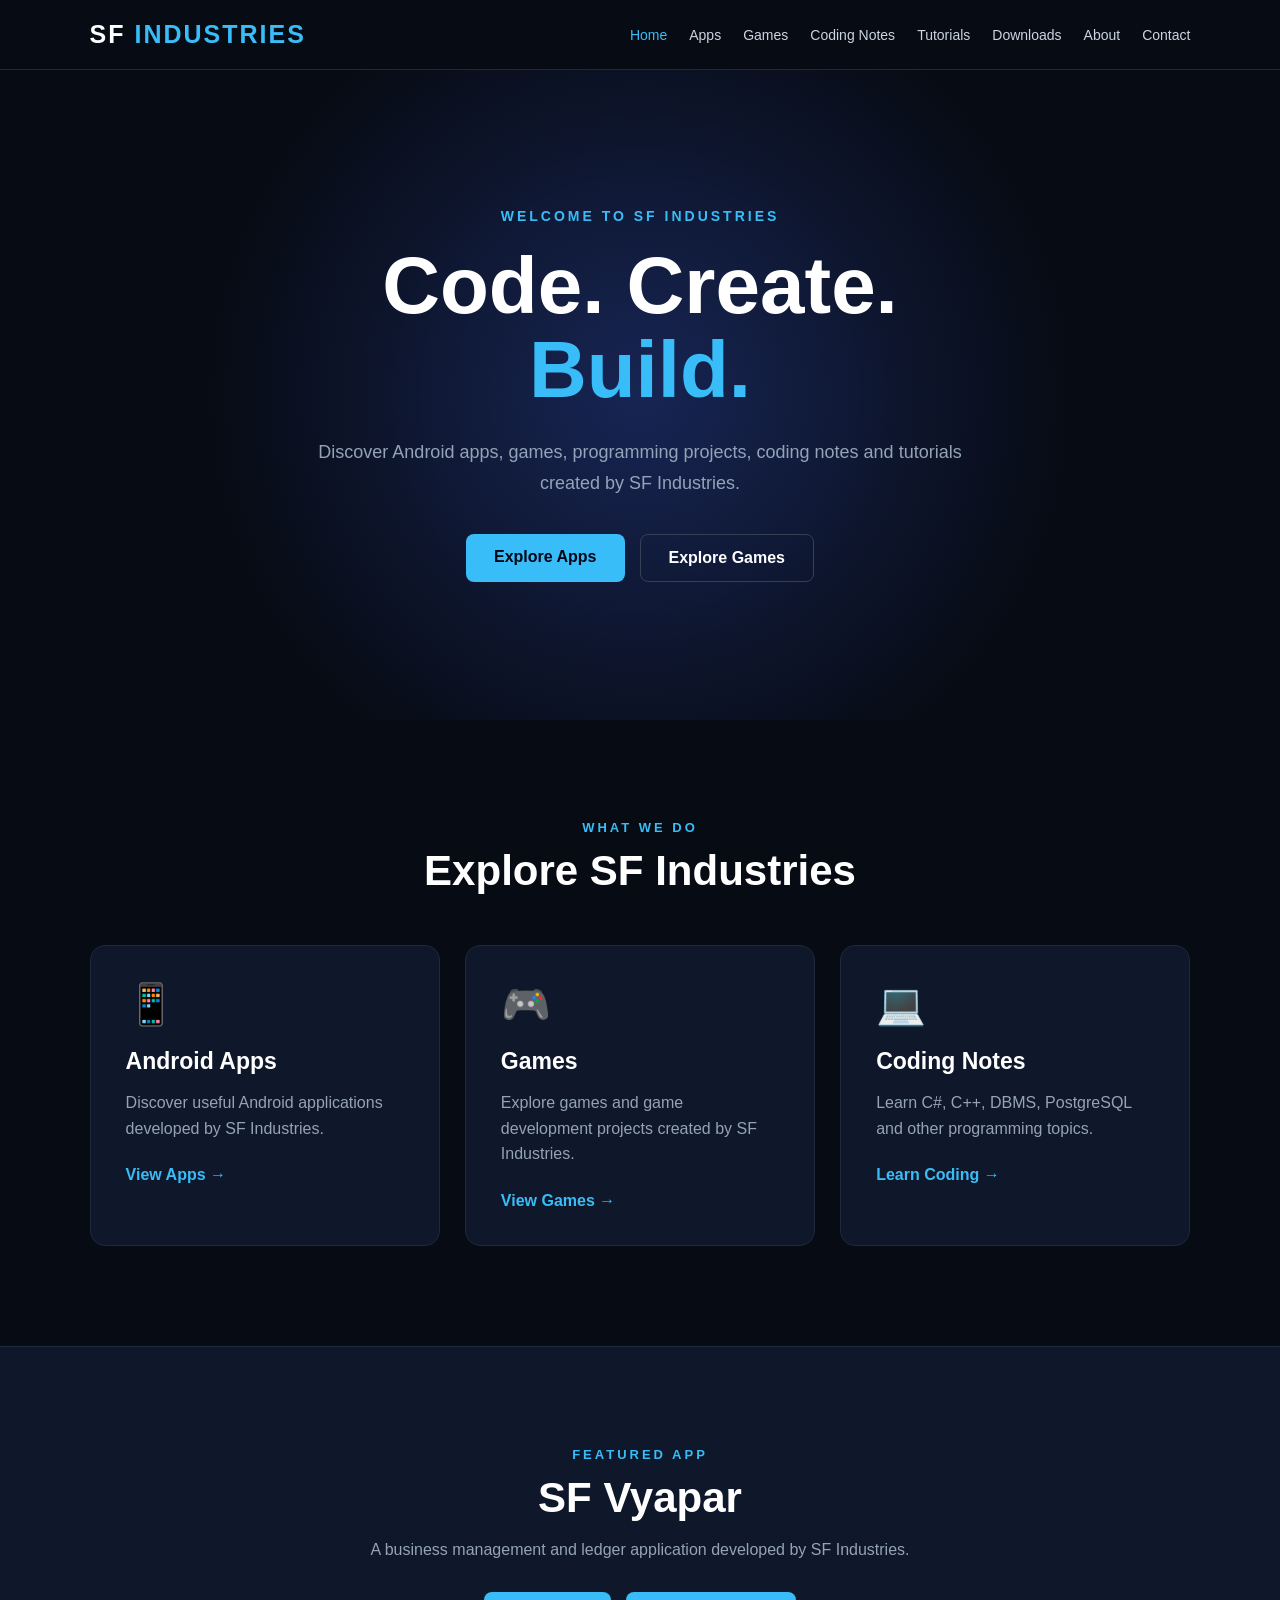
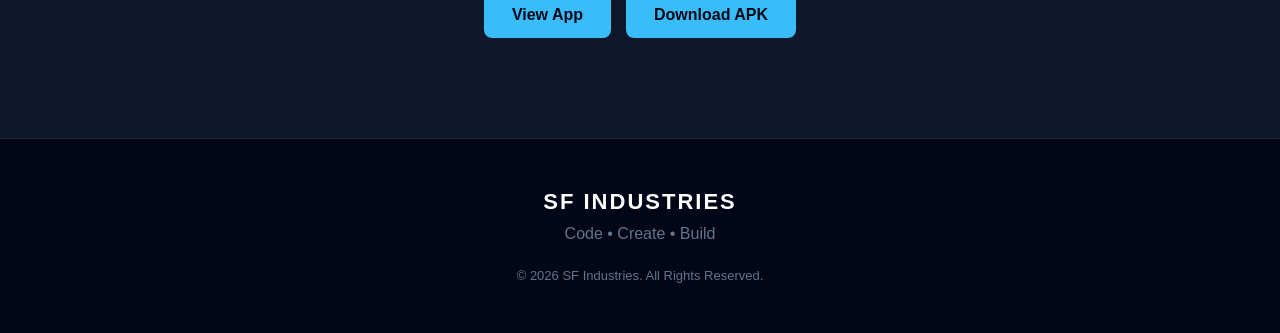
<file: index.html>
<!DOCTYPE html>
<html lang="en">

<head>

    <meta charset="UTF-8">

    <meta name="viewport"
          content="width=device-width, initial-scale=1.0">

    

    <title>SF Industries | Apps, Games & Programming</title>

    <link rel="stylesheet" href="style.css">

</head>


<body>


    <!-- =========================
         NAVIGATION
    ========================== -->

    <header class="navbar">

        <div class="logo">
            SF <span>INDUSTRIES</span>
        </div>


        <nav>

            <a href="index.html" class="active">
                Home
            </a>

            <a href="apps.html">
                Apps
            </a>

            <a href="games.html">
                Games
            </a>

            <a href="#">
                Coding Notes
            </a>

            <a href="#">
                Tutorials
            </a>

            <a href="#">
                Downloads
            </a>

            <a href="#">
                About
            </a>

            <a href="#">
                Contact
            </a>

        </nav>

    </header>



    <!-- =========================
         HERO
    ========================== -->

    <main>

        <section class="hero">

            <div class="hero-content">

                <p class="small-title">
                    WELCOME TO SF INDUSTRIES
                </p>


                <h1>
                    Code. Create.<br>
                    <span>Build.</span>
                </h1>


                <p class="hero-description">

                    Discover Android apps, games,
                    programming projects, coding notes
                    and tutorials created by
                    SF Industries.

                </p>


                <div class="hero-buttons">

                    <a href="apps.html"
                       class="btn primary">

                        Explore Apps

                    </a>


                    <a href="games.html"
                       class="btn secondary">

                        Explore Games

                    </a>

                </div>

            </div>

        </section>



        <!-- =========================
         PROJECTS
    ========================== -->

        <section class="projects">

            <p class="section-title">
                WHAT WE DO
            </p>


            <h2>
                Explore SF Industries
            </h2>


            <div class="project-container">


                <!-- Android Apps -->

                <div class="project-card">

                    <div class="card-icon">
                        📱
                    </div>


                    <h3>
                        Android Apps
                    </h3>


                    <p>

                        Discover useful Android
                        applications developed
                        by SF Industries.

                    </p>


                    <a href="apps.html">
                        View Apps →
                    </a>

                </div>



                <!-- Games -->

                <div class="project-card">

                    <div class="card-icon">
                        🎮
                    </div>


                    <h3>
                        Games
                    </h3>


                    <p>

                        Explore games and game
                        development projects created
                        by SF Industries.

                    </p>


                    <a href="games.html">
                        View Games →
                    </a>

                </div>



                <!-- Coding -->

                <div class="project-card">

                    <div class="card-icon">
                        💻
                    </div>


                    <h3>
                        Coding Notes
                    </h3>


                    <p>

                        Learn C#, C++, DBMS,
                        PostgreSQL and other
                        programming topics.

                    </p>


                    <a href="#">
                        Learn Coding →
                    </a>

                </div>


            </div>

        </section>

     
        <!-- =========================
         FEATURED APP
    ========================== -->

        <section class="featured">

            <p class="section-title">
                FEATURED APP
            </p>

            <h2>
                SF Vyapar
            </h2>

            <p>
                A business management and ledger
                application developed by
                SF Industries.
            </p>

            <div class="hero-buttons">

                <a href="sf-vyapar.html" class="btn primary">
                    View App
                </a>

                <a href="https://github.com/sfindustries731/SF-Industries/releases/download/v1.1/SF-Vyapar.apk"
                   class="btn primary">
                    Download APK
                </a>

            </div>

        </section>



        <!-- =========================
         FOOTER
    ========================== -->

        <footer>

            <div class="footer-logo">
                SF INDUSTRIES
            </div>


            <p>
                Code • Create • Build
            </p>


            <p class="copyright">

                © 2026 SF Industries.
                All Rights Reserved.

            </p>

        </footer>



        <script src="script.js"></script>

</body>

</html>
</file>
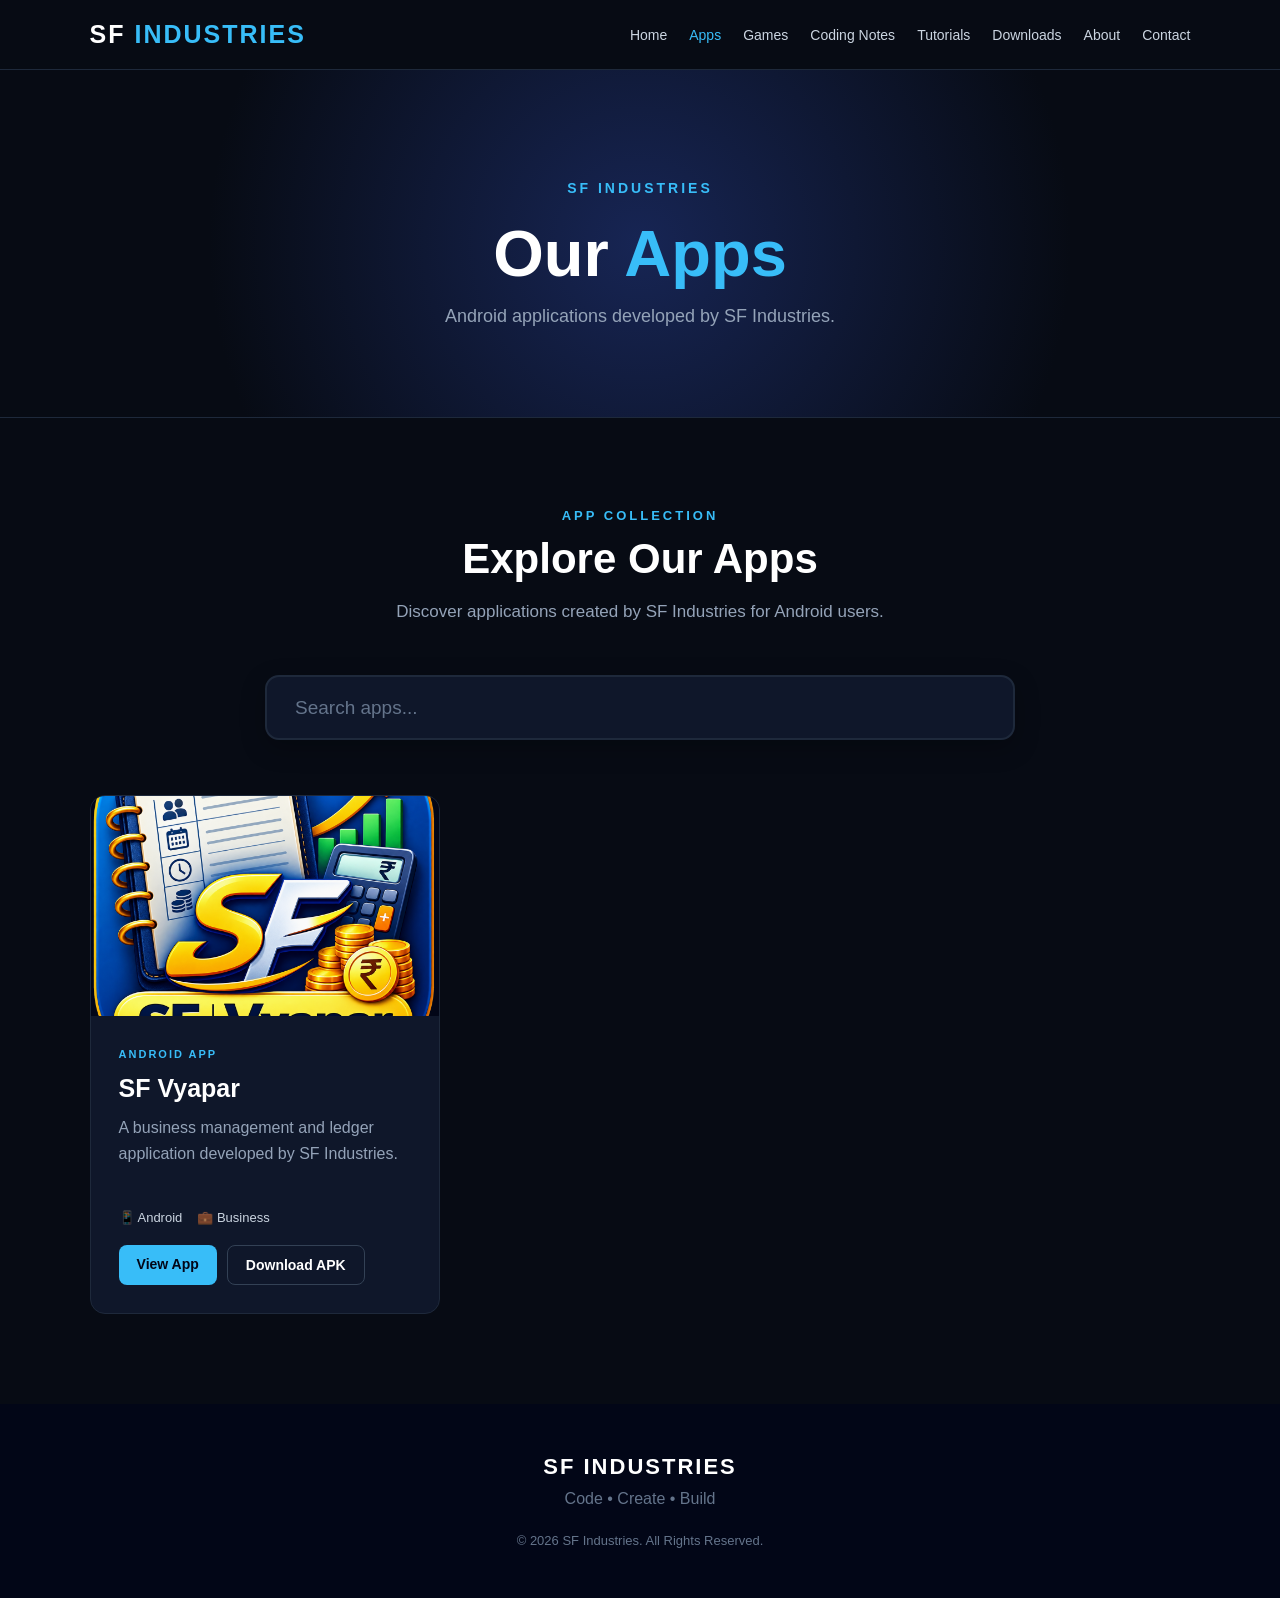
<file: apps.html>
<!DOCTYPE html>
<html lang="en">

<head>

    <meta charset="UTF-8">

    <meta name="viewport"
          content="width=device-width, initial-scale=1.0">

    <title>Apps | SF Industries</title>

    <link rel="stylesheet" href="style.css">

</head>


<body>


    <!-- =========================
         NAVIGATION
    ========================== -->

    <header class="navbar">

        <div class="logo">
            SF <span>INDUSTRIES</span>
        </div>


        <nav>

            <a href="index.html">
                Home
            </a>

            <a href="apps.html" class="active">
                Apps
            </a>

            <a href="games.html">
                Games
            </a>

            <a href="#">
                Coding Notes
            </a>

            <a href="#">
                Tutorials
            </a>

            <a href="#">
                Downloads
            </a>

            <a href="#">
                About
            </a>

            <a href="#">
                Contact
            </a>

        </nav>

    </header>



    <!-- =========================
         APPS HERO
    ========================== -->

    <section class="games-hero">

        <p class="small-title">
            SF INDUSTRIES
        </p>

        <h1>
            Our <span>Apps</span>
        </h1>

        <p>
            Android applications developed
            by SF Industries.
        </p>

    </section>



    <!-- =========================
         APPS SECTION
    ========================== -->

    <main class="games-section">


        <div class="section-heading">

            <p class="section-title">
                APP COLLECTION
            </p>

            <h2>
                Explore Our Apps
            </h2>

            <p class="games-description">
                Discover applications created by
                SF Industries for Android users.
            </p>

        </div>



        <!-- =========================
             SEARCH
        ========================== -->

        <div class="game-search">

            <input type="text"
                   id="appSearch"
                   placeholder="Search apps..."
                   autocomplete="off">

        </div>



        <!-- =========================
             APP GRID
        ========================== -->

        <div class="games-grid"
             id="appsGrid">


            <!-- =========================
                 SF VYAPAR
            ========================= -->

            <article class="game-card"
                     data-app="sf vyapar business ledger">


                <!-- APP IMAGE -->

                <div class="game-image">

                    <img src="images/sf-vyapar.png"
                         alt="SF Vyapar App Logo"
                         class="app-card-image">

                </div>



                <!-- APP CONTENT -->

                <div class="game-content">

                    <span class="game-type">
                        ANDROID APP
                    </span>


                    <h3>
                        SF Vyapar
                    </h3>


                    <p>
                        A business management and ledger
                        application developed by
                        SF Industries.
                    </p>



                    <!-- APP INFORMATION -->

                    <div class="game-info">

                        <span>
                            📱 Android
                        </span>

                        <span>
                            💼 Business
                        </span>

                    </div>



                    <!-- BUTTONS -->

                    <div class="game-buttons">


                        <!-- VIEW APP -->

                        <a href="sf-vyapar.html"
                           class="btn primary">

                            View App

                        </a>


                        <!-- DOWNLOAD -->

                        <a href="./apk/SF-Vyapar.apk"
                           class="btn secondary"
                           download="SF-Vyapar.apk">
                            Download APK
                        </a>


                    </div>

                </div>

            </article>


        </div>



        <!-- =========================
             NO RESULTS
        ========================== -->

        <div id="noApps"
             class="no-games">

            <p>
                No apps found.
            </p>

        </div>


    </main>



    <!-- =========================
         FOOTER
    ========================== -->

    <footer>

        <div class="footer-logo">
            SF INDUSTRIES
        </div>


        <p>
            Code • Create • Build
        </p>


        <p class="copyright">
            © 2026 SF Industries.
            All Rights Reserved.
        </p>

    </footer>



    <script src="script.js"></script>


</body>

</html>
</file>
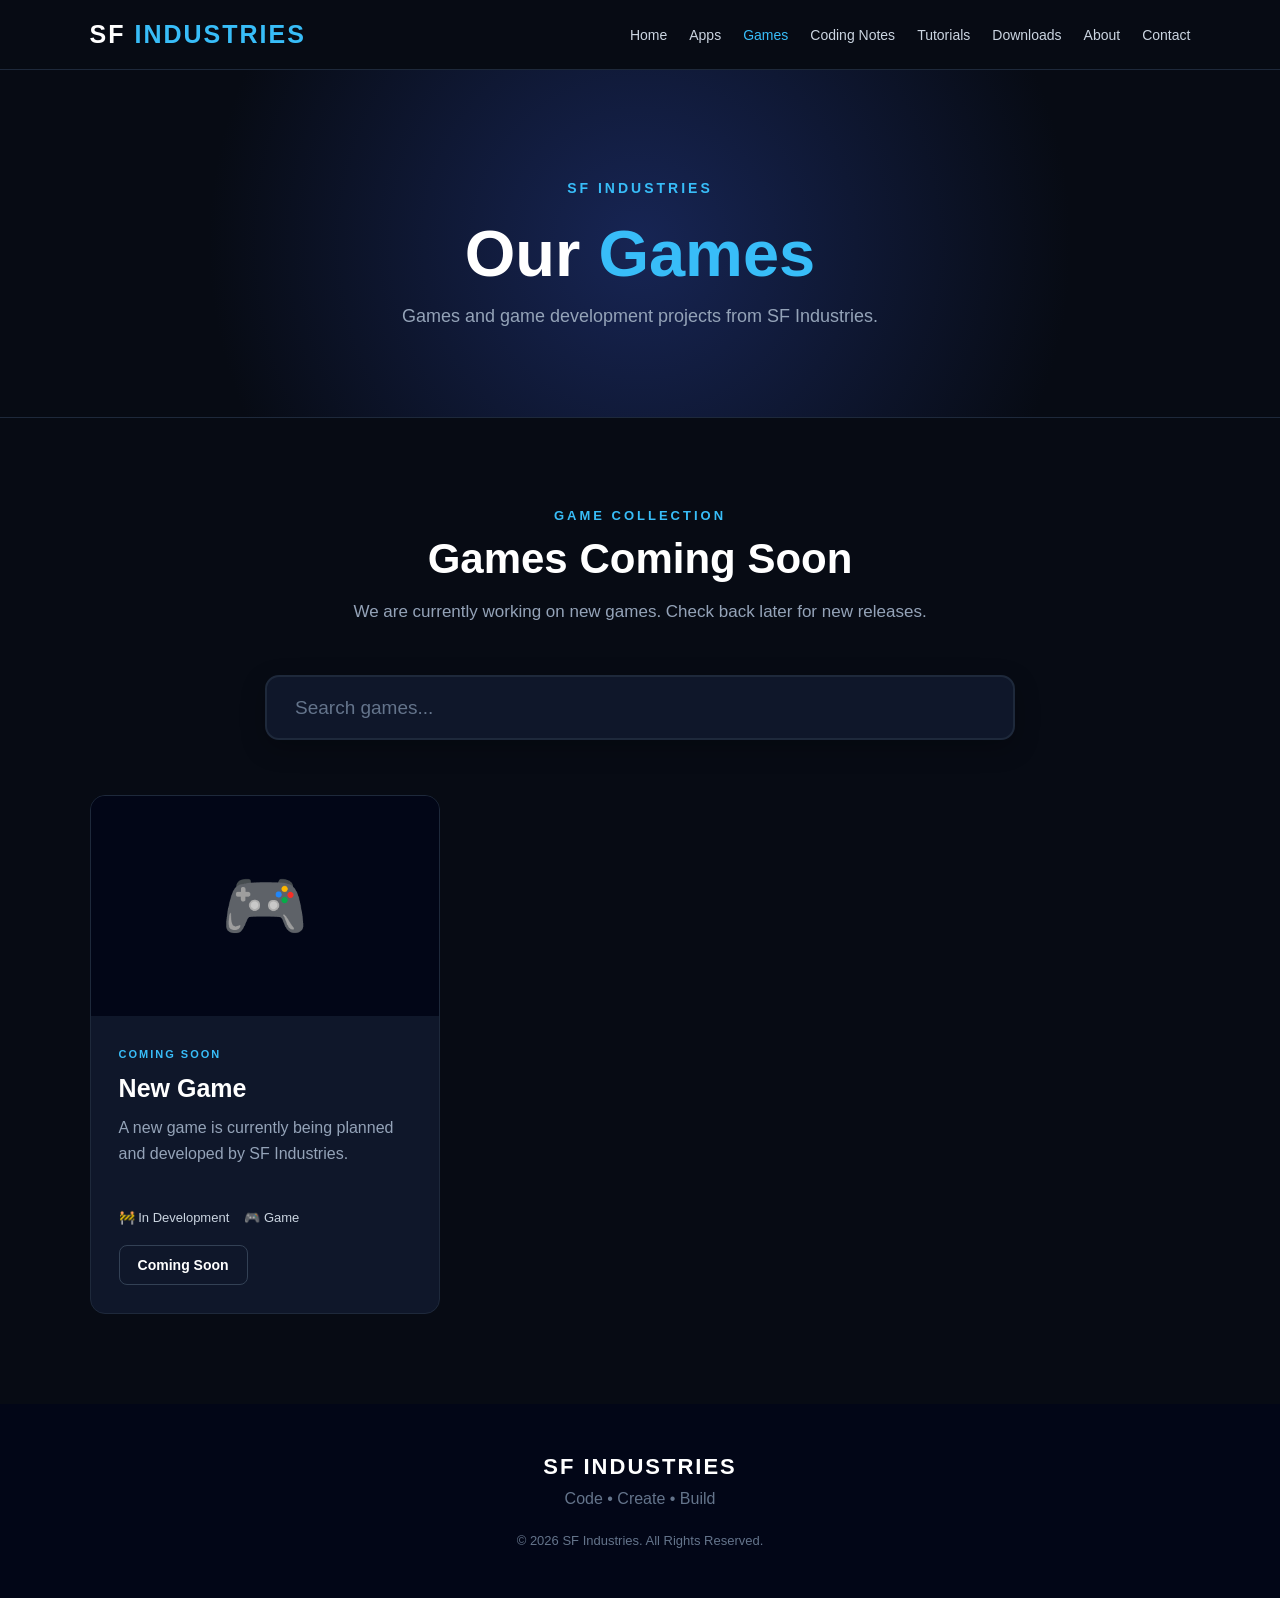
<file: games.html>
<!DOCTYPE html>
<html lang="en">

<head>

    <meta charset="UTF-8">

    <meta name="viewport"
          content="width=device-width, initial-scale=1.0">

    <title>Games | SF Industries</title>

    <link rel="stylesheet" href="style.css">

</head>


<body>


    <!-- =========================
         NAVIGATION
    ========================== -->

    <header class="navbar">

        <div class="logo">
            SF <span>INDUSTRIES</span>
        </div>


        <nav>

            <a href="index.html">
                Home
            </a>

            <a href="#">
                Apps
            </a>

            <a href="games.html" class="active">
                Games
            </a>

            <a href="#">
                Coding Notes
            </a>

            <a href="#">
                Tutorials
            </a>

            <a href="#">
                Downloads
            </a>

            <a href="#">
                About
            </a>

            <a href="#">
                Contact
            </a>

        </nav>

    </header>



    <!-- =========================
         GAMES HERO
    ========================== -->

    <section class="games-hero">

        <p class="small-title">
            SF INDUSTRIES
        </p>

        <h1>
            Our <span>Games</span>
        </h1>

        <p>
            Games and game development projects
            from SF Industries.
        </p>

    </section>



    <!-- =========================
         GAMES SECTION
    ========================== -->

    <main class="games-section">


        <div class="section-heading">

            <p class="section-title">
                GAME COLLECTION
            </p>

            <h2>
                Games Coming Soon
            </h2>

            <p class="games-description">
                We are currently working on new games.
                Check back later for new releases.
            </p>

        </div>



        <!-- =========================
             SEARCH
        ========================== -->

        <div class="game-search">

            <input type="text"
                   id="gameSearch"
                   placeholder="Search games..."
                   autocomplete="off">

        </div>



        <!-- =========================
             COMING SOON GAME
        ========================== -->

        <div class="games-grid"
             id="gamesGrid">


            <article class="game-card"
                     data-game="coming soon new game">

                <div class="game-image">

                    <div class="game-placeholder">
                        🎮
                    </div>

                </div>


                <div class="game-content">

                    <span class="game-type">
                        COMING SOON
                    </span>

                    <h3>
                        New Game
                    </h3>

                    <p>
                        A new game is currently being
                        planned and developed by
                        SF Industries.
                    </p>


                    <div class="game-info">

                        <span>
                            🚧 In Development
                        </span>

                        <span>
                            🎮 Game
                        </span>

                    </div>


                    <div class="game-buttons">

                        <a href="#"
                           class="btn secondary">
                            Coming Soon
                        </a>

                    </div>

                </div>

            </article>


        </div>



        <!-- =========================
             NO RESULTS
        ========================== -->

        <div id="noGames"
             class="no-games">

            <p>
                No games found.
            </p>

        </div>


    </main>



    <!-- =========================
         FOOTER
    ========================== -->

    <footer>

        <div class="footer-logo">
            SF INDUSTRIES
        </div>

        <p>
            Code • Create • Build
        </p>

        <p class="copyright">
            © 2026 SF Industries.
            All Rights Reserved.
        </p>

    </footer>



    <!-- JavaScript -->

    <script src="script.js"></script>


</body>

</html>
</file>
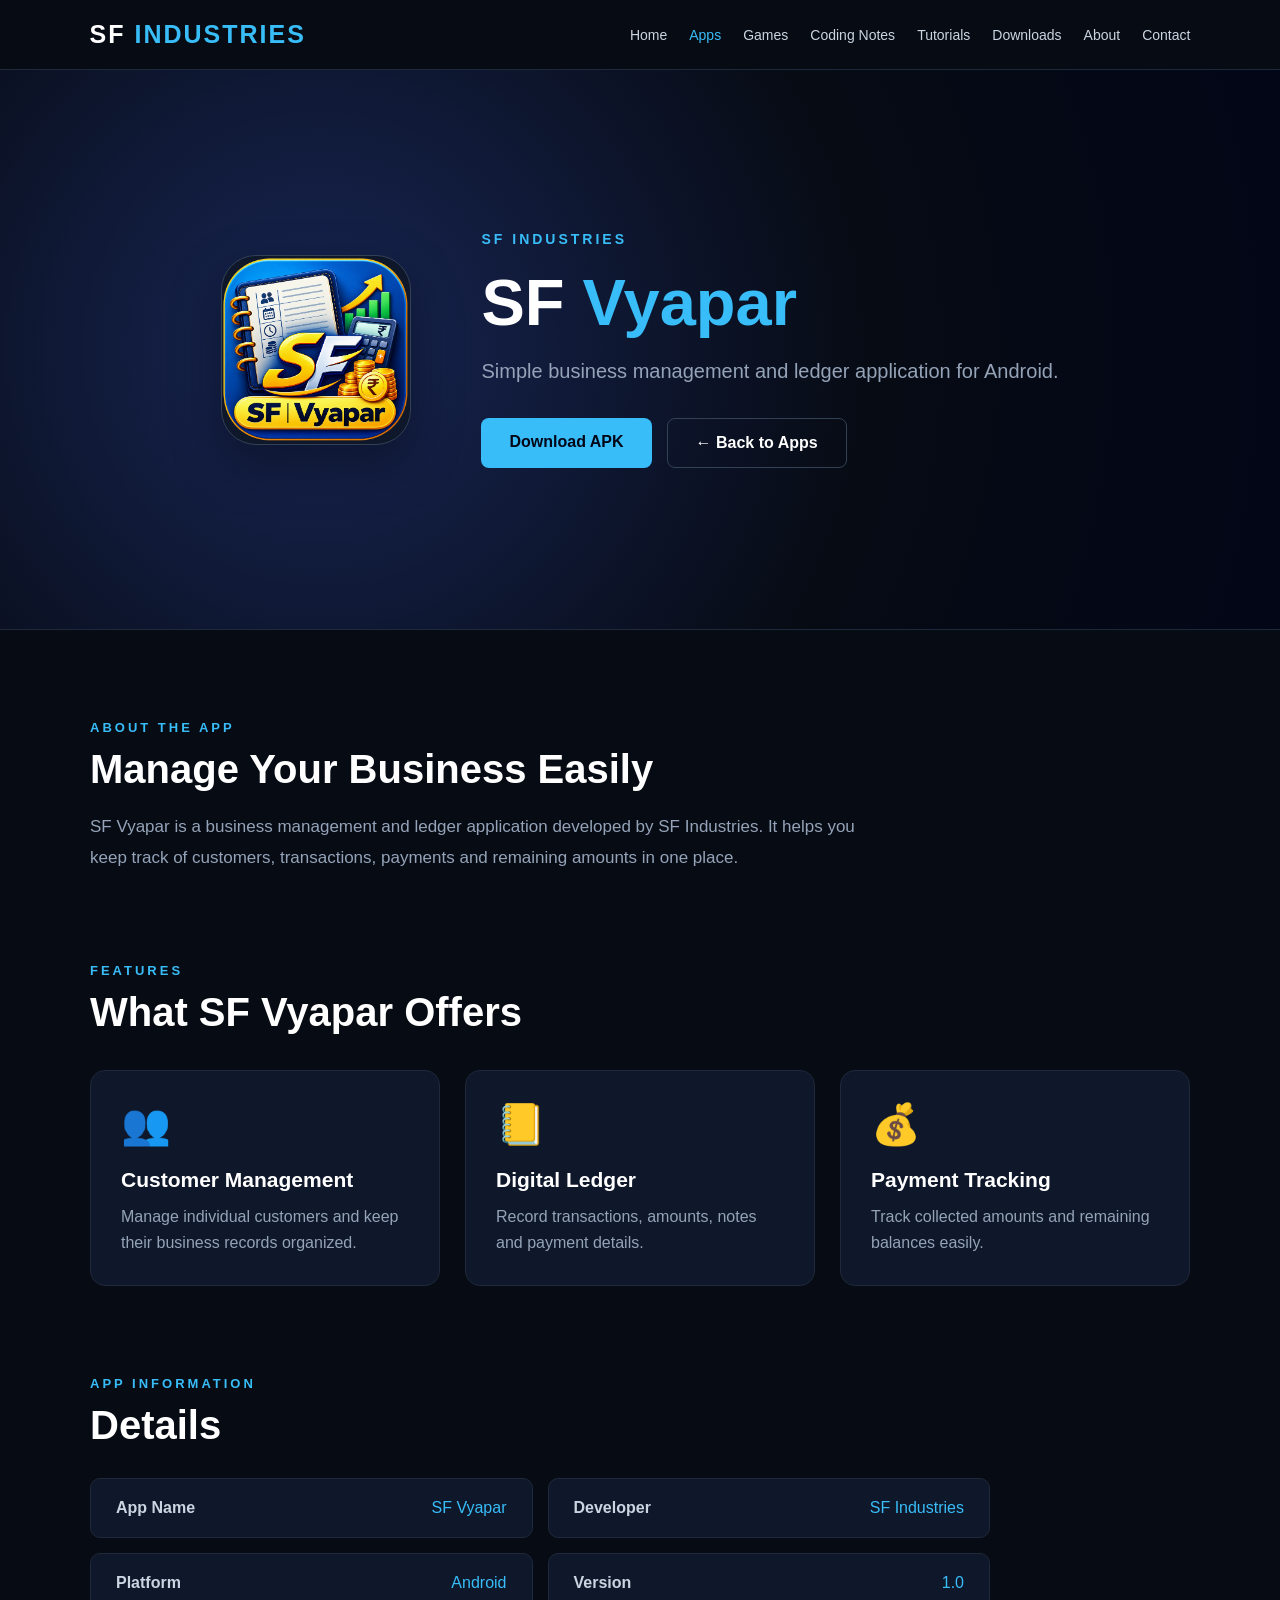
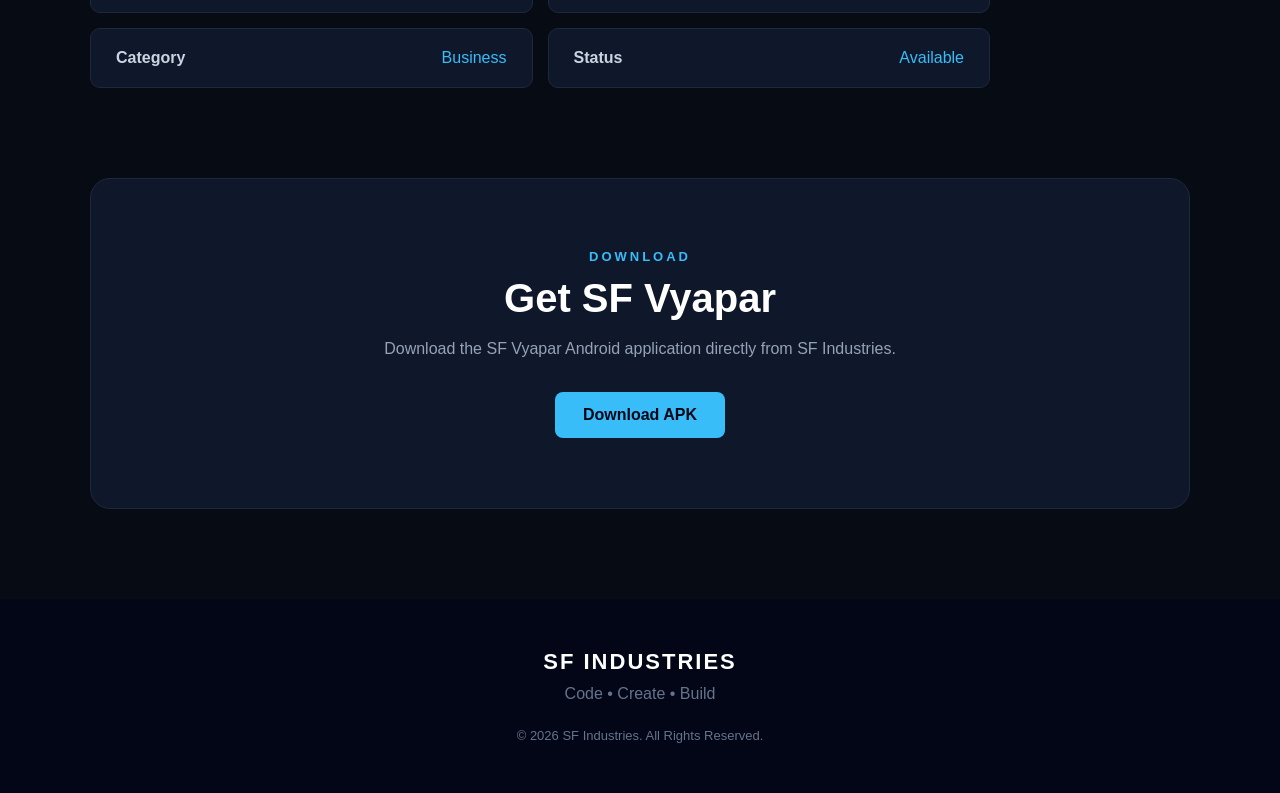
<file: sf-vyapar.html>
<!DOCTYPE html>
<html lang="en">

<head>

    <meta charset="UTF-8">

    <meta name="viewport"
          content="width=device-width, initial-scale=1.0">

    <title>SF Vyapar | SF Industries</title>

    <link rel="stylesheet" href="style.css">

</head>


<body>


    <!-- =========================
         NAVIGATION
    ========================== -->

    <header class="navbar">

        <div class="logo">
            SF <span>INDUSTRIES</span>
        </div>


        <nav>

            <a href="index.html">
                Home
            </a>

            <a href="apps.html" class="active">
                Apps
            </a>

            <a href="games.html">
                Games
            </a>

            <a href="#">
                Coding Notes
            </a>

            <a href="#">
                Tutorials
            </a>

            <a href="#">
                Downloads
            </a>

            <a href="#">
                About
            </a>

            <a href="#">
                Contact
            </a>

        </nav>

    </header>



    <!-- =========================
         SF VYAPAR HERO
    ========================== -->

    <section class="app-details-hero">


        <!-- APP LOGO -->

        <div class="app-icon-large">

            <img src="images/sf-vyapar.png"
                 alt="SF Vyapar Logo">

        </div>



        <!-- APP CONTENT -->

        <div class="app-details-content">

            <p class="small-title">
                SF INDUSTRIES
            </p>


            <h1>
                SF <span>Vyapar</span>
            </h1>


            <p>
                Simple business management and
                ledger application for Android.
            </p>


            <div class="app-buttons">

                <a href="#download"
                   class="btn primary">

                    Download APK

                </a>


                <a href="apps.html"
                   class="btn secondary">

                    ← Back to Apps

                </a>

            </div>

        </div>

    </section>



    <!-- =========================
         APP DETAILS
    ========================== -->

    <main class="app-details">


        <!-- ABOUT -->

        <section class="app-section">

            <p class="section-title">
                ABOUT THE APP
            </p>


            <h2>
                Manage Your Business Easily
            </h2>


            <p>
                SF Vyapar is a business management and
                ledger application developed by
                SF Industries. It helps you keep track
                of customers, transactions, payments
                and remaining amounts in one place.
            </p>

        </section>



        <!-- =========================
             FEATURES
        ========================== -->

        <section class="app-section">

            <p class="section-title">
                FEATURES
            </p>


            <h2>
                What SF Vyapar Offers
            </h2>


            <div class="app-features">


                <!-- Feature 1 -->

                <div class="feature-card">

                    <div>
                        👥
                    </div>

                    <h3>
                        Customer Management
                    </h3>

                    <p>
                        Manage individual customers
                        and keep their business records
                        organized.
                    </p>

                </div>



                <!-- Feature 2 -->

                <div class="feature-card">

                    <div>
                        📒
                    </div>

                    <h3>
                        Digital Ledger
                    </h3>

                    <p>
                        Record transactions, amounts,
                        notes and payment details.
                    </p>

                </div>



                <!-- Feature 3 -->

                <div class="feature-card">

                    <div>
                        💰
                    </div>

                    <h3>
                        Payment Tracking
                    </h3>

                    <p>
                        Track collected amounts and
                        remaining balances easily.
                    </p>

                </div>


            </div>

        </section>



        <!-- =========================
             APP INFORMATION
        ========================== -->

        <section class="app-section">

            <p class="section-title">
                APP INFORMATION
            </p>


            <h2>
                Details
            </h2>


            <div class="app-info-box">


                <div>

                    <strong>
                        App Name
                    </strong>

                    <span>
                        SF Vyapar
                    </span>

                </div>


                <div>

                    <strong>
                        Developer
                    </strong>

                    <span>
                        SF Industries
                    </span>

                </div>


                <div>

                    <strong>
                        Platform
                    </strong>

                    <span>
                        Android
                    </span>

                </div>


                <div>

                    <strong>
                        Version
                    </strong>

                    <span>
                        1.0
                    </span>

                </div>


                <div>

                    <strong>
                        Category
                    </strong>

                    <span>
                        Business
                    </span>

                </div>


                <div>

                    <strong>
                        Status
                    </strong>

                    <span>
                        Available
                    </span>

                </div>


            </div>

        </section>



        <!-- =========================
             DOWNLOAD
        ========================== -->

        <section class="download-section"
                 id="download">

            <p class="section-title">
                DOWNLOAD
            </p>


            <h2>
                Get SF Vyapar
            </h2>


            <p>
                Download the SF Vyapar Android
                application directly from
                SF Industries.
            </p>


            <a href="https://github.com/sfindustries731/SF-Industries/releases/download/v1.1/SF-Vyapar.apk"
               class="btn primary">
                Download APK
            </a>

        </section>


    </main>



    <!-- =========================
         FOOTER
    ========================== -->

    <footer>

        <div class="footer-logo">
            SF INDUSTRIES
        </div>


        <p>
            Code • Create • Build
        </p>


        <p class="copyright">
            © 2026 SF Industries.
            All Rights Reserved.
        </p>

    </footer>



    <script src="script.js"></script>

</body>

</html>
</file>
<file: style.css>
/* =========================
   BASIC SETTINGS
========================= */

* {
    margin: 0;
    padding: 0;
    box-sizing: border-box;
}

html {
    scroll-behavior: smooth;
}

body {
    font-family: Arial, Helvetica, sans-serif;
    background: #070b14;
    color: white;
}


/* =========================
   NAVIGATION
========================= */

.navbar {
    width: 100%;
    padding: 20px 7%;
    display: flex;
    align-items: center;
    justify-content: space-between;
    background: #070b14;
    border-bottom: 1px solid #1e293b;
    position: sticky;
    top: 0;
    z-index: 1000;
}


/* Logo */

.logo {
    font-size: 25px;
    font-weight: bold;
    letter-spacing: 2px;
}

    .logo span {
        color: #38bdf8;
    }


/* Navigation links */

nav {
    display: flex;
    gap: 22px;
}

    nav a {
        color: #cbd5e1;
        text-decoration: none;
        font-size: 14px;
        transition: 0.3s;
    }

        nav a:hover {
            color: #38bdf8;
        }


        /* Active page */

        nav a.active {
            color: #38bdf8;
        }


/* =========================
   HERO
========================= */

.hero {
    min-height: 650px;
    display: flex;
    align-items: center;
    justify-content: center;
    text-align: center;
    padding: 80px 20px;
    background: radial-gradient( circle at center, #172554 0%, #070b14 60% );
}


.hero-content {
    max-width: 850px;
}


/* Small heading */

.small-title {
    color: #38bdf8;
    font-size: 14px;
    font-weight: bold;
    letter-spacing: 3px;
    margin-bottom: 20px;
}


/* Main heading */

.hero h1 {
    font-size: 80px;
    line-height: 1.05;
    margin-bottom: 25px;
}

    .hero h1 span {
        color: #38bdf8;
    }


/* Description */

.hero-description {
    max-width: 650px;
    margin: auto;
    color: #94a3b8;
    font-size: 18px;
    line-height: 1.7;
    margin-bottom: 35px;
}


/* =========================
   BUTTONS
========================= */

.hero-buttons {
    display: flex;
    justify-content: center;
    gap: 15px;
    flex-wrap: wrap;
}


.btn {
    display: inline-block;
    padding: 14px 28px;
    border-radius: 8px;
    text-decoration: none;
    font-weight: bold;
    transition: 0.3s;
}


/* Main button */

.primary {
    background: #38bdf8;
    color: #020617;
}

    .primary:hover {
        transform: translateY(-3px);
        background: #7dd3fc;
    }


/* Secondary button */

.secondary {
    border: 1px solid #334155;
    color: white;
}

    .secondary:hover {
        border-color: #38bdf8;
        color: #38bdf8;
        transform: translateY(-3px);
    }


/* =========================
   PROJECT SECTION
========================= */

.projects {
    padding: 100px 7%;
    text-align: center;
}


/* Small section title */

.section-title {
    color: #38bdf8;
    font-size: 13px;
    font-weight: bold;
    letter-spacing: 3px;
    margin-bottom: 12px;
}


.projects h2,
.featured h2 {
    font-size: 42px;
    margin-bottom: 50px;
}


/* Cards container */

.project-container {
    display: grid;
    grid-template-columns: repeat(3, 1fr);
    gap: 25px;
    max-width: 1200px;
    margin: auto;
}


/* Card */

.project-card {
    padding: 35px;
    background: #0f172a;
    border: 1px solid #1e293b;
    border-radius: 15px;
    text-align: left;
    transition: 0.3s;
}


    .project-card:hover {
        transform: translateY(-8px);
        border-color: #38bdf8;
    }


/* Icon */

.card-icon {
    font-size: 40px;
    margin-bottom: 20px;
}


.project-card h3 {
    font-size: 23px;
    margin-bottom: 15px;
}


.project-card p {
    color: #94a3b8;
    line-height: 1.6;
    margin-bottom: 25px;
}


.project-card a {
    color: #38bdf8;
    text-decoration: none;
    font-weight: bold;
}


/* =========================
   FEATURED PROJECT
========================= */

.featured {
    padding: 100px 20px;
    text-align: center;
    background: #0f172a;
    border-top: 1px solid #1e293b;
    border-bottom: 1px solid #1e293b;
}


    .featured h2 {
        margin-bottom: 15px;
    }


    .featured > p:not(.section-title) {
        color: #94a3b8;
        max-width: 600px;
        margin: 0 auto 30px;
        line-height: 1.6;
    }


/* =========================
   FOOTER
========================= */

footer {
    text-align: center;
    padding: 50px 20px;
    background: #020617;
}


.footer-logo {
    font-size: 22px;
    font-weight: bold;
    letter-spacing: 2px;
    margin-bottom: 10px;
}


footer p {
    color: #64748b;
}


.copyright {
    margin-top: 25px;
    font-size: 13px;
}


/* =========================
   GAMES PAGE
========================= */

.games-hero {
    text-align: center;
    padding: 110px 20px 90px;
    background: radial-gradient( circle at center, #172554 0%, #070b14 65% );
    border-bottom: 1px solid #1e293b;
}


    .games-hero h1 {
        font-size: 65px;
        margin: 15px 0;
    }


        .games-hero h1 span {
            color: #38bdf8;
        }


    .games-hero > p:last-child {
        color: #94a3b8;
        font-size: 18px;
    }


/* =========================
   GAMES SECTION
========================= */

.games-section {
    padding: 90px 7%;
}


.section-heading {
    text-align: center;
    margin-bottom: 50px;
}


    .section-heading h2 {
        font-size: 42px;
        margin-bottom: 15px;
    }


.games-description {
    max-width: 650px;
    margin: auto;
    color: #94a3b8;
    font-size: 17px;
    line-height: 1.6;
}


/* =========================
   GAME SEARCH BOX
========================= */

.game-search {
    width: 100%;
    max-width: 750px;
    margin: 0 auto 55px auto;
    display: flex;
    justify-content: center;
}


    .game-search input {
        width: 100%;
        height: 65px;
        padding: 0 28px;
        font-size: 19px;
        color: white;
        background: #0f172a;
        border: 2px solid #1e293b;
        border-radius: 14px;
        outline: none;
        transition: 0.3s;
        box-shadow: 0 8px 25px rgba(0, 0, 0, 0.25);
    }


        .game-search input::placeholder {
            color: #64748b;
        }


        .game-search input:focus {
            border-color: #38bdf8;
            box-shadow: 0 0 25px rgba(56, 189, 248, 0.15);
        }


/* =========================
   GAMES GRID
========================= */

.games-grid {
    max-width: 1200px;
    margin: auto;
    display: grid;
    grid-template-columns: repeat(3, 1fr);
    gap: 25px;
}


/* =========================
   GAME CARD
========================= */

.game-card {
    overflow: hidden;
    background: #0f172a;
    border: 1px solid #1e293b;
    border-radius: 15px;
    transition: 0.3s;
}


    .game-card:hover {
        transform: translateY(-8px);
        border-color: #38bdf8;
    }


/* Game Image */

.game-image {
    height: 220px;
    background: #020617;
}


.game-placeholder {
    width: 100%;
    height: 100%;
    display: flex;
    align-items: center;
    justify-content: center;
    font-size: 70px;
}


/* Game Content */

.game-content {
    padding: 28px;
}


.game-type {
    color: #38bdf8;
    font-size: 11px;
    font-weight: bold;
    letter-spacing: 2px;
}


.game-content h3 {
    font-size: 25px;
    margin: 12px 0;
}


.game-content > p {
    color: #94a3b8;
    line-height: 1.6;
    min-height: 75px;
}


/* =========================
   GAME INFORMATION
========================= */

.game-info {
    display: flex;
    gap: 15px;
    margin: 20px 0;
    color: #cbd5e1;
    font-size: 13px;
    flex-wrap: wrap;
}


/* =========================
   GAME BUTTONS
========================= */

.game-buttons {
    display: flex;
    gap: 10px;
    flex-wrap: wrap;
}


    .game-buttons .btn {
        padding: 11px 18px;
        font-size: 14px;
    }


/* =========================
   NO GAMES MESSAGE
========================= */

.no-games {
    display: none;
    text-align: center;
    margin-top: 40px;
    color: #94a3b8;
    font-size: 18px;
}


/* =========================
   MOBILE
========================= */

@media (max-width: 900px) {

    .navbar {
        flex-direction: column;
        gap: 20px;
    }


    nav {
        flex-wrap: wrap;
        justify-content: center;
    }


    .hero h1 {
        font-size: 55px;
    }


    .project-container {
        grid-template-columns: 1fr;
    }


    .games-grid {
        grid-template-columns: 1fr;
        max-width: 600px;
    }


    .game-search {
        max-width: 600px;
    }
}


@media (max-width: 500px) {

    .hero h1 {
        font-size: 42px;
    }


    .hero-description {
        font-size: 16px;
    }


    .projects h2,
    .featured h2 {
        font-size: 32px;
    }


    .games-hero h1 {
        font-size: 45px;
    }


    .section-heading h2 {
        font-size: 32px;
    }


    .game-search input {
        height: 58px;
        font-size: 16px;
        padding: 0 20px;
    }
}
/* =========================
   SF VYAPAR APP DETAILS
========================= */
/* =========================
   SF VYAPAR HERO - UPDATED
========================= */

.app-details-hero {
    min-height: 560px;
    padding: 80px 7%;
    display: flex;
    align-items: center;
    justify-content: center;
    gap: 70px;
    background: radial-gradient( circle at 25% 50%, #172554 0%, #070b14 55%, #020617 100% );
    border-bottom: 1px solid #1e293b;
    overflow: hidden;
}


/* =========================
   SF VYAPAR LOGO
========================= */

.app-icon-large {
    width: 250px;
    height: 250px;
    flex-shrink: 0;
    display: flex;
    align-items: center;
    justify-content: center;
    background: transparent;
    border: none;
    border-radius: 35px;
    box-shadow: 0 25px 60px rgba(0, 0, 0, 0.45);
    overflow: hidden;
}


    /* If logo is an image */

    .app-icon-large img {
        width: 100%;
        height: 100%;
        object-fit: contain;
        display: block;
    }


/* =========================
   APP CONTENT
========================= */

.app-details-content {
    max-width: 650px;
}


    .app-details-content h1 {
        font-size: 65px;
        line-height: 1.1;
        margin-bottom: 20px;
    }


        .app-details-content h1 span {
            color: #38bdf8;
        }


    .app-details-content > p:last-of-type {
        color: #94a3b8;
        font-size: 20px;
        line-height: 1.7;
        margin-bottom: 30px;
    }


/* =========================
   BUTTONS
========================= */

.app-buttons {
    display: flex;
    gap: 15px;
    flex-wrap: wrap;
}


    .app-buttons .btn {
        padding: 15px 28px;
    }


/* =========================
   MOBILE
========================= */

@media (max-width: 900px) {

    .app-details-hero {
        flex-direction: column;
        text-align: center;
        padding: 70px 25px;
        gap: 40px;
    }


    .app-icon-large {
        width: 220px;
        height: 220px;
    }


    .app-details-content {
        max-width: 700px;
    }


        .app-details-content h1 {
            font-size: 55px;
        }


    .app-buttons {
        justify-content: center;
    }
}


@media (max-width: 500px) {

    .app-details-hero {
        padding: 60px 20px;
    }


    .app-icon-large {
        width: 170px;
        height: 170px;
    }


    .app-details-content h1 {
        font-size: 42px;
    }


    .app-details-content > p:last-of-type {
        font-size: 17px;
    }
}


/* App Icon */

.app-icon-large {
    width: 190px;
    height: 190px;
    display: flex;
    align-items: center;
    justify-content: center;
    font-size: 90px;
    background: #0f172a;
    border: 1px solid #334155;
    border-radius: 35px;
    box-shadow: 0 20px 50px rgba(0, 0, 0, 0.35);
}


/* App Content */

.app-details-content {
    max-width: 650px;
}


    .app-details-content h1 {
        font-size: 65px;
        line-height: 1.1;
        margin-bottom: 15px;
    }


        .app-details-content h1 span {
            color: #38bdf8;
        }


    .app-details-content > p:last-of-type {
        color: #94a3b8;
        font-size: 20px;
        margin-bottom: 30px;
    }


/* App Buttons */

.app-buttons {
    display: flex;
    gap: 15px;
    flex-wrap: wrap;
}


/* =========================
   APP DETAILS
========================= */

.app-details {
    padding: 90px 7%;
}


.app-section {
    max-width: 1100px;
    margin: 0 auto 90px;
}


    .app-section h2 {
        font-size: 40px;
        margin-bottom: 20px;
    }


    .app-section > p:not(.section-title) {
        max-width: 800px;
        color: #94a3b8;
        font-size: 17px;
        line-height: 1.8;
    }


/* =========================
   FEATURES
========================= */

.app-features {
    display: grid;
    grid-template-columns: repeat(3, 1fr);
    gap: 25px;
    margin-top: 35px;
}


.feature-card {
    padding: 30px;
    background: #0f172a;
    border: 1px solid #1e293b;
    border-radius: 15px;
    transition: 0.3s;
}


    .feature-card:hover {
        transform: translateY(-7px);
        border-color: #38bdf8;
    }


    .feature-card > div {
        font-size: 40px;
        margin-bottom: 20px;
    }


    .feature-card h3 {
        font-size: 21px;
        margin-bottom: 12px;
    }


    .feature-card p {
        color: #94a3b8;
        line-height: 1.6;
    }


/* =========================
   APP INFORMATION
========================= */

.app-info-box {
    max-width: 900px;
    display: grid;
    grid-template-columns: repeat(2, 1fr);
    gap: 15px;
    margin-top: 30px;
}


    .app-info-box > div {
        padding: 20px 25px;
        display: flex;
        justify-content: space-between;
        gap: 20px;
        background: #0f172a;
        border: 1px solid #1e293b;
        border-radius: 10px;
    }


    .app-info-box strong {
        color: #cbd5e1;
    }


    .app-info-box span {
        color: #38bdf8;
    }


/* =========================
   DOWNLOAD SECTION
========================= */

.download-section {
    max-width: 1100px;
    margin: 0 auto;
    padding: 70px 30px;
    text-align: center;
    background: #0f172a;
    border: 1px solid #1e293b;
    border-radius: 20px;
}


    .download-section h2 {
        font-size: 40px;
        margin-bottom: 15px;
    }


    .download-section > p:not(.section-title) {
        color: #94a3b8;
        max-width: 600px;
        margin: 0 auto 30px;
        line-height: 1.6;
    }


/* =========================
   APP DETAILS MOBILE
========================= */

@media (max-width: 900px) {

    .app-details-hero {
        flex-direction: column;
        text-align: center;
        gap: 35px;
    }


    .app-details-content {
        max-width: 700px;
    }


        .app-details-content h1 {
            font-size: 55px;
        }


    .app-buttons {
        justify-content: center;
    }


    .app-features {
        grid-template-columns: 1fr;
        max-width: 600px;
        margin-left: auto;
        margin-right: auto;
    }


    .app-info-box {
        grid-template-columns: 1fr;
    }
}


@media (max-width: 500px) {

    .app-details-hero {
        padding: 70px 20px;
    }


    .app-icon-large {
        width: 150px;
        height: 150px;
        font-size: 70px;
        border-radius: 28px;
    }


    .app-details-content h1 {
        font-size: 42px;
    }


    .app-details-content > p:last-of-type {
        font-size: 17px;
    }


    .app-details {
        padding: 70px 20px;
    }


    .app-section h2 {
        font-size: 32px;
    }


    .download-section {
        padding: 50px 20px;
    }


        .download-section h2 {
            font-size: 32px;
        }
}
/* =========================
   APP CARD IMAGE
========================= */

.app-card-image {
    width: 100%;
    height: 100%;
    object-fit: cover;
    display: block;
}


/* SF Vyapar logo styling */

.game-image:has(.app-card-image) {
    background: #020617;
    overflow: hidden;
}


    .game-image:has(.app-card-image) .app-card-image {
        transition: 0.4s;
    }


.game-card:hover .app-card-image {
    transform: scale(1.05);
}
</file>
